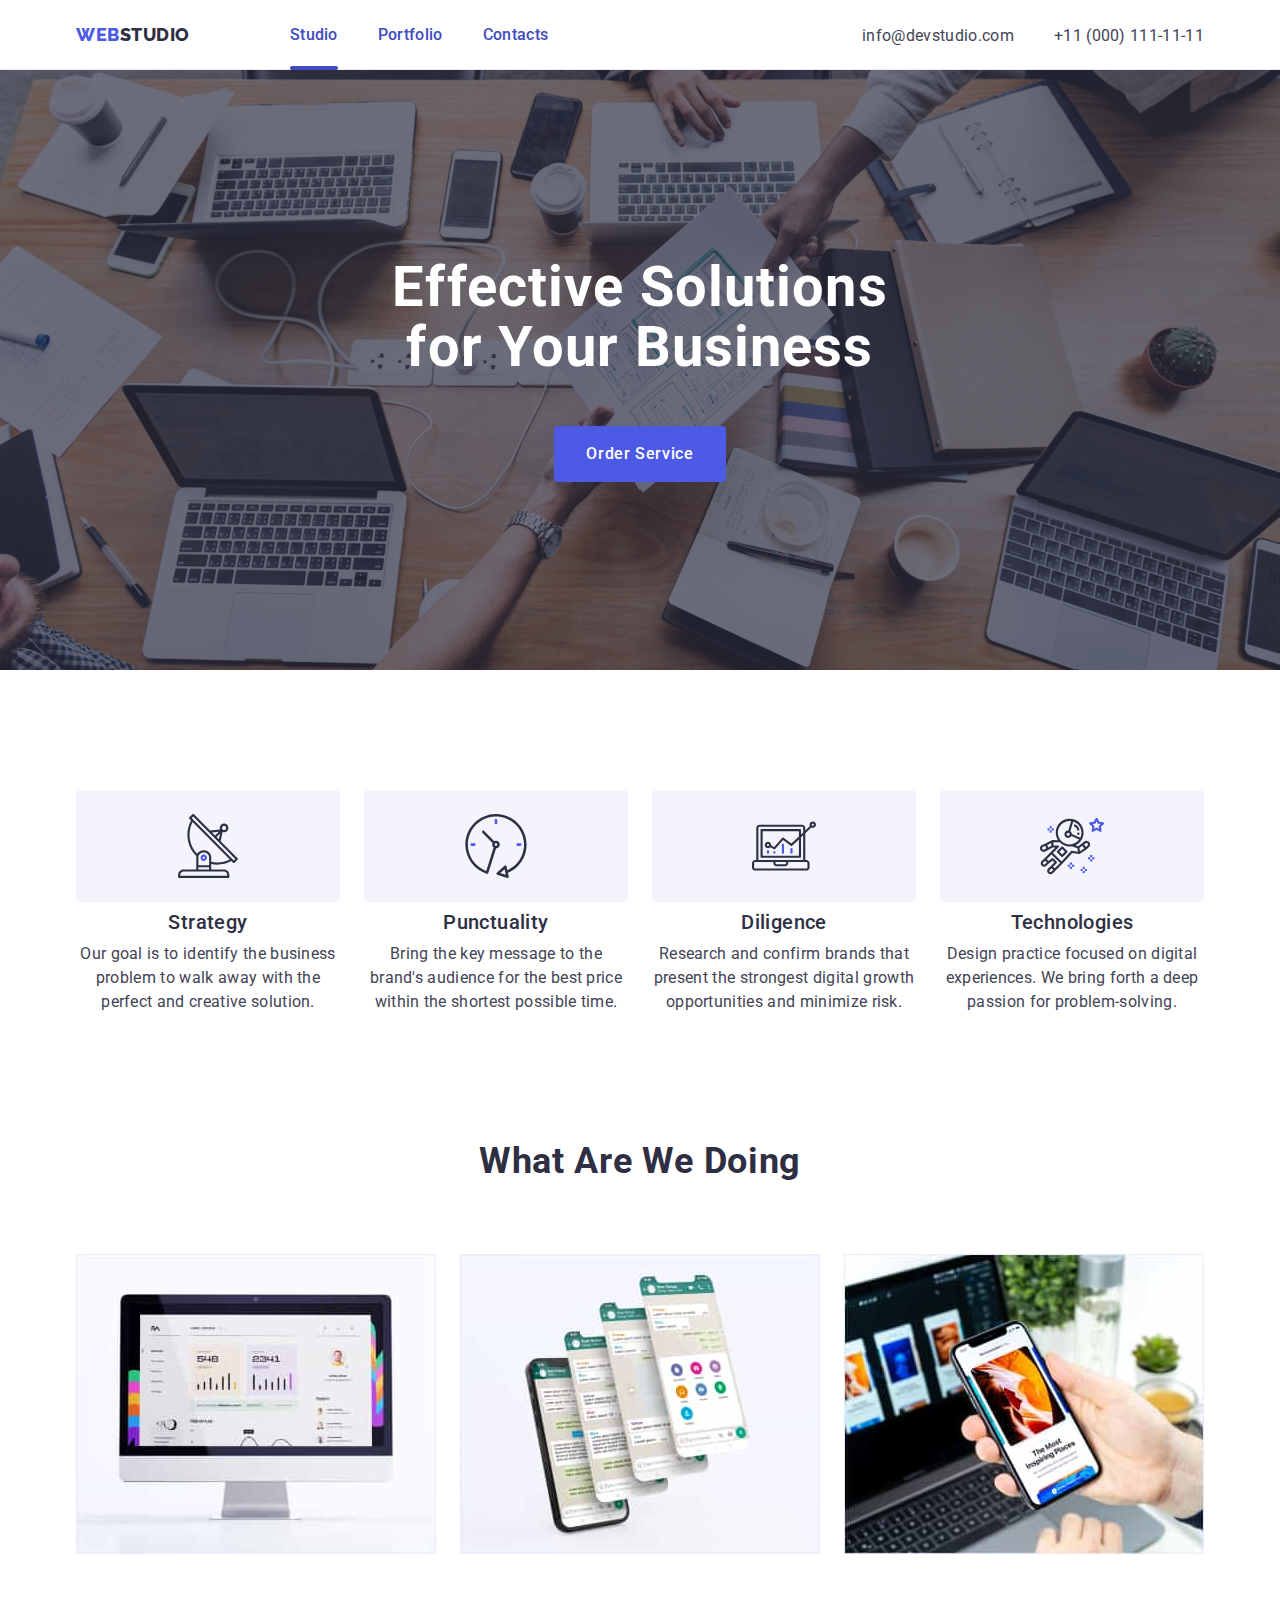
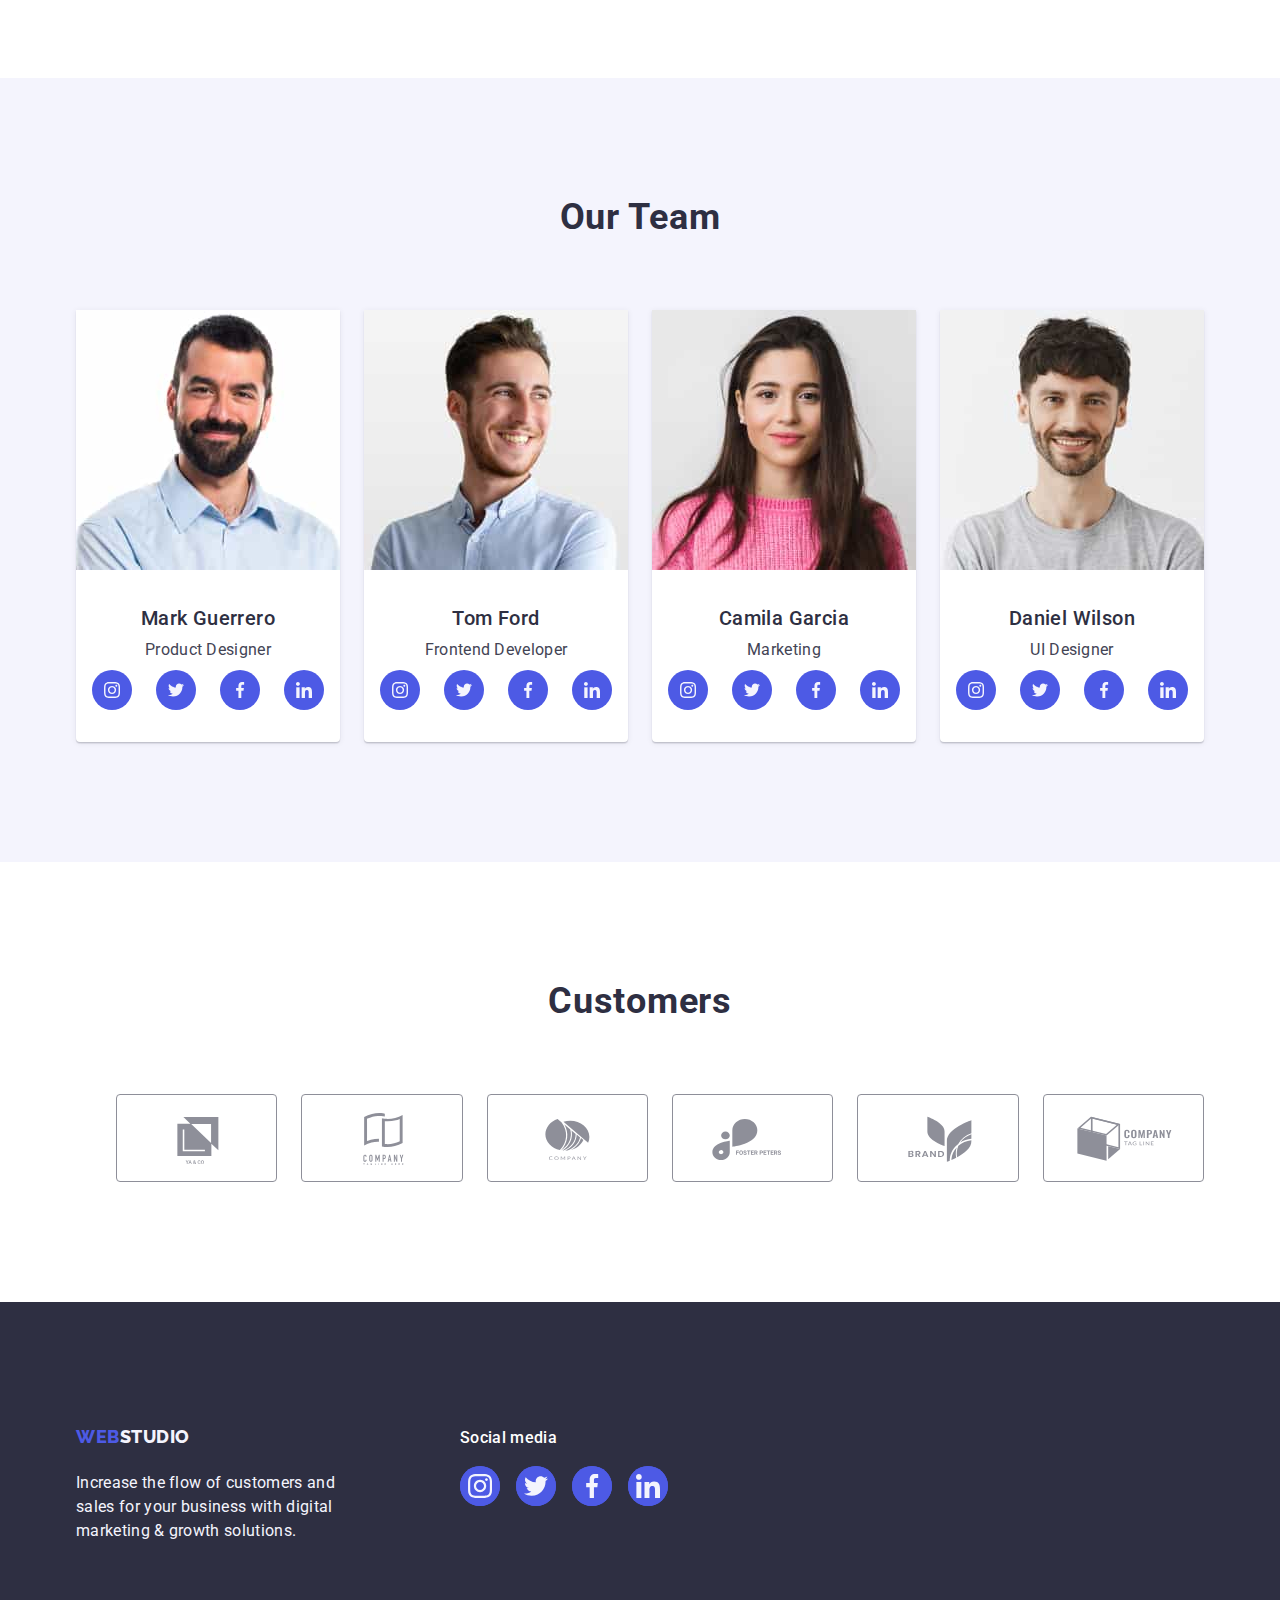
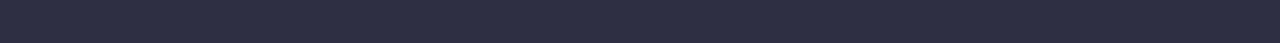
<file: index.html>
<!DOCTYPE html>
<html lang="en">
  <head>
    <meta charset="UTF-8" />
    <meta name="viewport" content="width=device-width, initial-scale=1.0" />
    <link
      rel="stylesheet"
      href="https://cdnjs.cloudflare.com/ajax/libs/modern-normalize/2.0.0/modern-normalize.min.css"
      integrity="sha512-4xo8blKMVCiXpTaLzQSLSw3KFOVPWhm/TRtuPVc4WG6kUgjH6J03IBuG7JZPkcWMxJ5huwaBpOpnwYElP/m6wg=="
      crossorigin="anonymous"
      referrerpolicy="no-referrer"
    />
    <link rel="preconnect" href="https://fonts.googleapis.com" />
    <link rel="preconnect" href="https://fonts.gstatic.com" crossorigin />
    <link
      href="https://fonts.googleapis.com/css2?family=Raleway:wght@800&family=Roboto:wght@400;500&display=swap"
      rel="stylesheet"
    />
    <link rel="stylesheet" href="./css/styles.css" />
    <title>WebStudio</title>
  </head>

  <body>
    <!-- Header - Menu Nav-->
    <header class="header">
      <div class="nav-flex container">
        <nav class="list nav-header">
          <a href="" class="logo-first-colour link"
            >Web<span class="logo-second-colour-header">Studio</span>
          </a>
          <ul class="list menu-nav">
            <li>
              <a
                class="nav-header-ul link is-active"
                href="./index.html"
                >Studio</a
              >
            </li>
            <li>
              <a
                class="nav-header-ul link "
                href="./portfolio.html"
                >Portfolio</a
              >
            </li>
            <li>
              <a class="nav-header-ul link" href=""
                >Contacts</a
              >
            </li>
          </ul>
        </nav>
        <address class="address">
          <ul class="index-address-list">
            <li>
              <a class="contacts link" href="mailto:info@devstudio.com"
                >info@devstudio.com</a
              >
            </li>
            <li>
              <a class="contacts link" href="tel:+110001111111"
                >+11 (000) 111-11-11</a
              >
            </li>
          </ul>
        </address>
      </div>
    </header>

    <!--Main-->
    <main>
      <!-- Section 1. HERO. Blue sceen -->
      <section class="hero-section">
        <div class="container">
          <h1 class="hero-title">Effective Solutions for Your Business</h1>
          <button type="button" class="hero-button pointer" data-modal-open>
            Order Service
          </button>
        </div>
      </section>

      <!-- Section 2. Our strenghts -->
      <section class="our-strenghts-section">
        <div class="container">
          <h2 class="visually-hidden">
            What are we doing (Title not shown on final website)
          </h2>
          <ul class="list">
            <li class="section-two-list">
              <div class="our-strenghts-icons">
                <svg width="64" height="64">
                  <use href="./images/icons.svg#antenna" />
                </svg>
              </div>
              <h3 class="images-title-index">Strategy</h3>
              <p class="images-text-index">
                Our goal is to identify the business problem to walk away with
                the perfect and creative solution.
              </p>
            </li>
            <li class="section-two-list">
              <div class="our-strenghts-icons">
                <svg width="64" height="64">
                  <use href="./images/icons.svg#clock" />
                </svg>
              </div>
              <h3 class="images-title-index">Punctuality</h3>
              <p class="images-text-index">
                Bring the key message to the brand's audience for the best price
                within the shortest possible time.
              </p>
            </li>
            <li class="section-two-list">
              <div class="our-strenghts-icons">
                <svg width="64" height="64">
                  <use href="./images/icons.svg#diagram" />
                </svg>
              </div>
              <h3 class="images-title-index">Diligence</h3>
              <p class="images-text-index">
                Research and confirm brands that present the strongest digital
                growth opportunities and minimize risk.
              </p>
            </li>
            <li class="section-two-list">
              <div class="our-strenghts-icons">
                <svg width="64" height="64">
                  <use href="./images/icons.svg#astronaut" />
                </svg>
              </div>
              <h3 class="images-title-index">Technologies</h3>
              <p class="images-text-index">
                Design practice focused on digital experiences. We bring forth a
                deep passion for problem-solving.
              </p>
            </li>
          </ul>
        </div>
      </section>

      <!--Section 3. What are we doing -->
      <section class="section-three">
        <div class="container">
          <h2 class="section-titles-index">What are we doing</h2>
          <ul class="list section-three-pictures">
            <li class="section-three-list">
              <img
                src="./images/monitor.jpg"
                width="360"
                alt="Monitor"
                class="img"
              />
            </li>
            <li class="section-three-list">
              <img
                src="./images/phone-screens.jpg"
                width="360"
                alt="Phone screens"
                class="img"
              />
            </li>
            <li class="section-three-list">
              <img
                src="./images/phone-in-hand.jpg"
                width="360"
                alt="Computer & Phone in hand"
                class="img"
              />
            </li>
          </ul>
        </div>
      </section>

      <!-- Section 4. Our Team -->
      <section class="section-four-background" id="Contacts">
        <div class="container">
          <h2 class="section-titles-index">Our Team</h2>
          <ul class="list section-four-pictures">
            <li class="section-four-pictures-background">
              <img
                src="./images/mark-guerrero.jpg"
                alt="Mark Guerrero foto"
                class="img"
              />
              <div class="section-four-pictures-padding">
                <h3 class="images-title-index">Mark Guerrero</h3>
                <p class="images-text-index">Product Designer</p>
                <ul class="social-media-list">
                  <li class="social-media-list-item">
                    <a href="" class="social-media-icons">
                      <svg
                        width="16"
                        height="16"
                        class="social-media-icons-svg"
                      >
                        <use href="./images/icons.svg#instagram" />
                      </svg>
                    </a>
                  </li>
                  <li class="social-media-list-item">
                    <a href="" class="social-media-icons">
                      <svg
                        width="16"
                        height="16"
                        class="social-media-icons-svg"
                      >
                        <use href="./images/icons.svg#twitter" />
                      </svg>
                    </a>
                  </li>
                  <li class="social-media-list-item">
                    <a href="" class="social-media-icons">
                      <svg
                        width="16"
                        height="16"
                        class="social-media-icons-svg"
                      >
                        <use href="./images/icons.svg#facebook" />
                      </svg>
                    </a>
                  </li>
                  <li class="social-media-list-item">
                    <a href="" class="social-media-icons">
                      <svg
                        width="16"
                        height="16"
                        class="social-media-icons-svg"
                      >
                        <use href="./images/icons.svg#linkedin" />
                      </svg>
                    </a>
                  </li>
                </ul>
              </div>
            </li>
            <li class="section-four-pictures-background">
              <img
                src="./images/tom-ford.jpg"
                alt="Tom Ford foto"
                class="img"
              />
              <div class="section-four-pictures-padding">
                <h3 class="images-title-index">Tom Ford</h3>
                <p class="images-text-index">Frontend Developer</p>
                <ul class="social-media-list">
                  <li>
                    <a href="" class="social-media-icons">
                      <svg width="16" height="16">
                        <use href="./images/icons.svg#instagram" />
                      </svg>
                    </a>
                  </li>
                  <li>
                    <a href="" class="social-media-icons">
                      <svg width="16" height="16">
                        <use href="./images/icons.svg#twitter" />
                      </svg>
                    </a>
                  </li>
                  <li>
                    <a href="" class="social-media-icons">
                      <svg width="16" height="16">
                        <use href="./images/icons.svg#facebook" />
                      </svg>
                    </a>
                  </li>
                  <li>
                    <a href="" class="social-media-icons">
                      <svg width="16" height="16">
                        <use href="./images/icons.svg#linkedin" />
                      </svg>
                    </a>
                  </li>
                </ul>
              </div>
            </li>
            <li class="section-four-pictures-background">
              <img
                src="./images/camila-garcia.jpg"
                alt="Camila Garcia foto"
                class="img"
              />
              <div class="section-four-pictures-padding">
                <h3 class="images-title-index">Camila Garcia</h3>
                <p class="images-text-index">Marketing</p>
                <ul class="social-media-list">
                  <li>
                    <a href="" class="social-media-icons">
                      <svg width="16" height="16">
                        <use href="./images/icons.svg#instagram" />
                      </svg>
                    </a>
                  </li>
                  <li>
                    <a href="" class="social-media-icons">
                      <svg width="16" height="16">
                        <use href="./images/icons.svg#twitter" />
                      </svg>
                    </a>
                  </li>
                  <li>
                    <a href="" class="social-media-icons">
                      <svg width="16" height="16">
                        <use href="./images/icons.svg#facebook" />
                      </svg>
                    </a>
                  </li>
                  <li>
                    <a href="" class="social-media-icons">
                      <svg width="16" height="16">
                        <use href="./images/icons.svg#linkedin" />
                      </svg>
                    </a>
                  </li>
                </ul>
              </div>
            </li>
            <li class="section-four-pictures-background">
              <img
                src="./images/daniel-wilson.jpg"
                alt="Daniel Wilson foto"
                class="img"
              />
              <div class="section-four-pictures-padding">
                <h3 class="images-title-index">Daniel Wilson</h3>
                <p class="images-text-index">UI Designer</p>
                <ul class="social-media-list">
                  <li>
                    <a href="" class="social-media-icons">
                      <svg width="16" height="16">
                        <use href="./images/icons.svg#instagram" />
                      </svg>
                    </a>
                  </li>
                  <li>
                    <a href="" class="social-media-icons">
                      <svg width="16" height="16">
                        <use href="./images/icons.svg#twitter" />
                      </svg>
                    </a>
                  </li>
                  <li>
                    <a href="" class="social-media-icons">
                      <svg width="16" height="16">
                        <use href="./images/icons.svg#facebook" />
                      </svg>
                    </a>
                  </li>
                  <li>
                    <a href="" class="social-media-icons">
                      <svg width="16" height="16">
                        <use href="./images/icons.svg#linkedin" />
                      </svg>
                    </a>
                  </li>
                </ul>
              </div>
            </li>
          </ul>
        </div>
      </section>

      <!-- Section 5. Customers -->
      <section class="customer-section">
        <div class="container">
          <h2 class="customer-title">Customers</h2>
          <ul class="customer-list">
            <li class="customer-card">
              <a href="" class="customer-card-link">
                <svg width="104" height="56">
                  <use
                    class="customer-logo"
                    align-items="center"
                    href="./images/icons.svg#logo-client-one"
                  />
                </svg>
              </a>
            </li>
            <li class="customer-card">
              <a href="" class="customer-card-link">
                <svg class="customer-logo" width="104" height="56">
                  <use
                    align-items="center"
                    href="./images/icons.svg#logo-client-two"
                  />
                </svg>
              </a>
            </li>
            <li class="customer-card">
              <a href="" class="customer-card-link">
                <svg width="104" height="56" class="customer-logo">
                  <use
                    align-items="center"
                    href="./images/icons.svg#logo-client-three"
                  />
                </svg>
              </a>
            </li>
            <li class="customer-card">
              <a href="" class="customer-card-link">
                <svg width="104" height="56" class="customer-logo">
                  <use
                    align-items="center"
                    href="./images/icons.svg#logo-client-four"
                  />
                </svg>
              </a>
            </li>
            <li class="customer-card">
              <a href="" class="customer-card-link">
                <svg width="104" height="56" class="customer-logo">
                  <use
                    align-items="center"
                    href="./images/icons.svg#logo-client-five"
                  />
                </svg>
              </a>
            </li>
            <li class="customer-card">
              <a href="" class="customer-card-link">
                <svg width="104" height="56" class="customer-logo">
                  <use
                    align-items="center"
                    href="./images/icons.svg#logo-client-six"
                  />
                </svg>
              </a>
            </li>
          </ul>
        </div>
      </section>
    </main>
    <!--Footer-->
    <footer class="index-footer">
      <div class="footer-container">
        <div class="footer-logo-and-text">
          <a class="logo-first-colour link" href="./index.html"
            >Web<span class="logo-second-colour-footer">Studio</span></a
          >
          <p class="footer-text">
            Increase the flow of customers and sales for your business with
            digital marketing & growth solutions.
          </p>
        </div>
        <div>
          <p class="footer-social-media">Social media</p>
          <ul class="footer-social-media-list">
            <li class="social-media-icons">
              <a href="" class="footer-social-media-link">
                <svg width="24" height="24" class="social-media-icons-svg">
                  <use href="./images/icons.svg#instagram" />
                </svg>
              </a>
            </li>
            <li class="social-media-icons">
              <a href="" class="footer-social-media-link">
                <svg width="24" height="24" class="social-media-icons-svg">
                  <use href="./images/icons.svg#twitter" />
                </svg>
              </a>
            </li>
            <li class="social-media-icons">
              <a href="" class="footer-social-media-link">
                <svg width="24" height="24" class="social-media-icons-svg">
                  <use href="./images/icons.svg#facebook" />
                </svg>
              </a>
            </li>
            <li class="social-media-icons">
              <a href="" class="footer-social-media-link">
                <svg width="24" height="24" class="social-media-icons-svg">
                  <use href="./images/icons.svg#linkedin" />
                </svg>
              </a>
            </li>
          </ul>
        </div>
      </div>
    </footer>

    <!-- Modal window -->
    <div class="modal is-hidden" data-modal>
      <div class="modal-window" data-modal-open>
        <button type="button" class="modal-button" data-modal-close>
          <svg width="8" height="8" class="modal-button-close">
            <use href="./images/icons.svg#close-button" />
          </svg>
        </button>
      </div>
    </div>
    <script src="./modal.js"></script>
  </body>
</html>
</file>
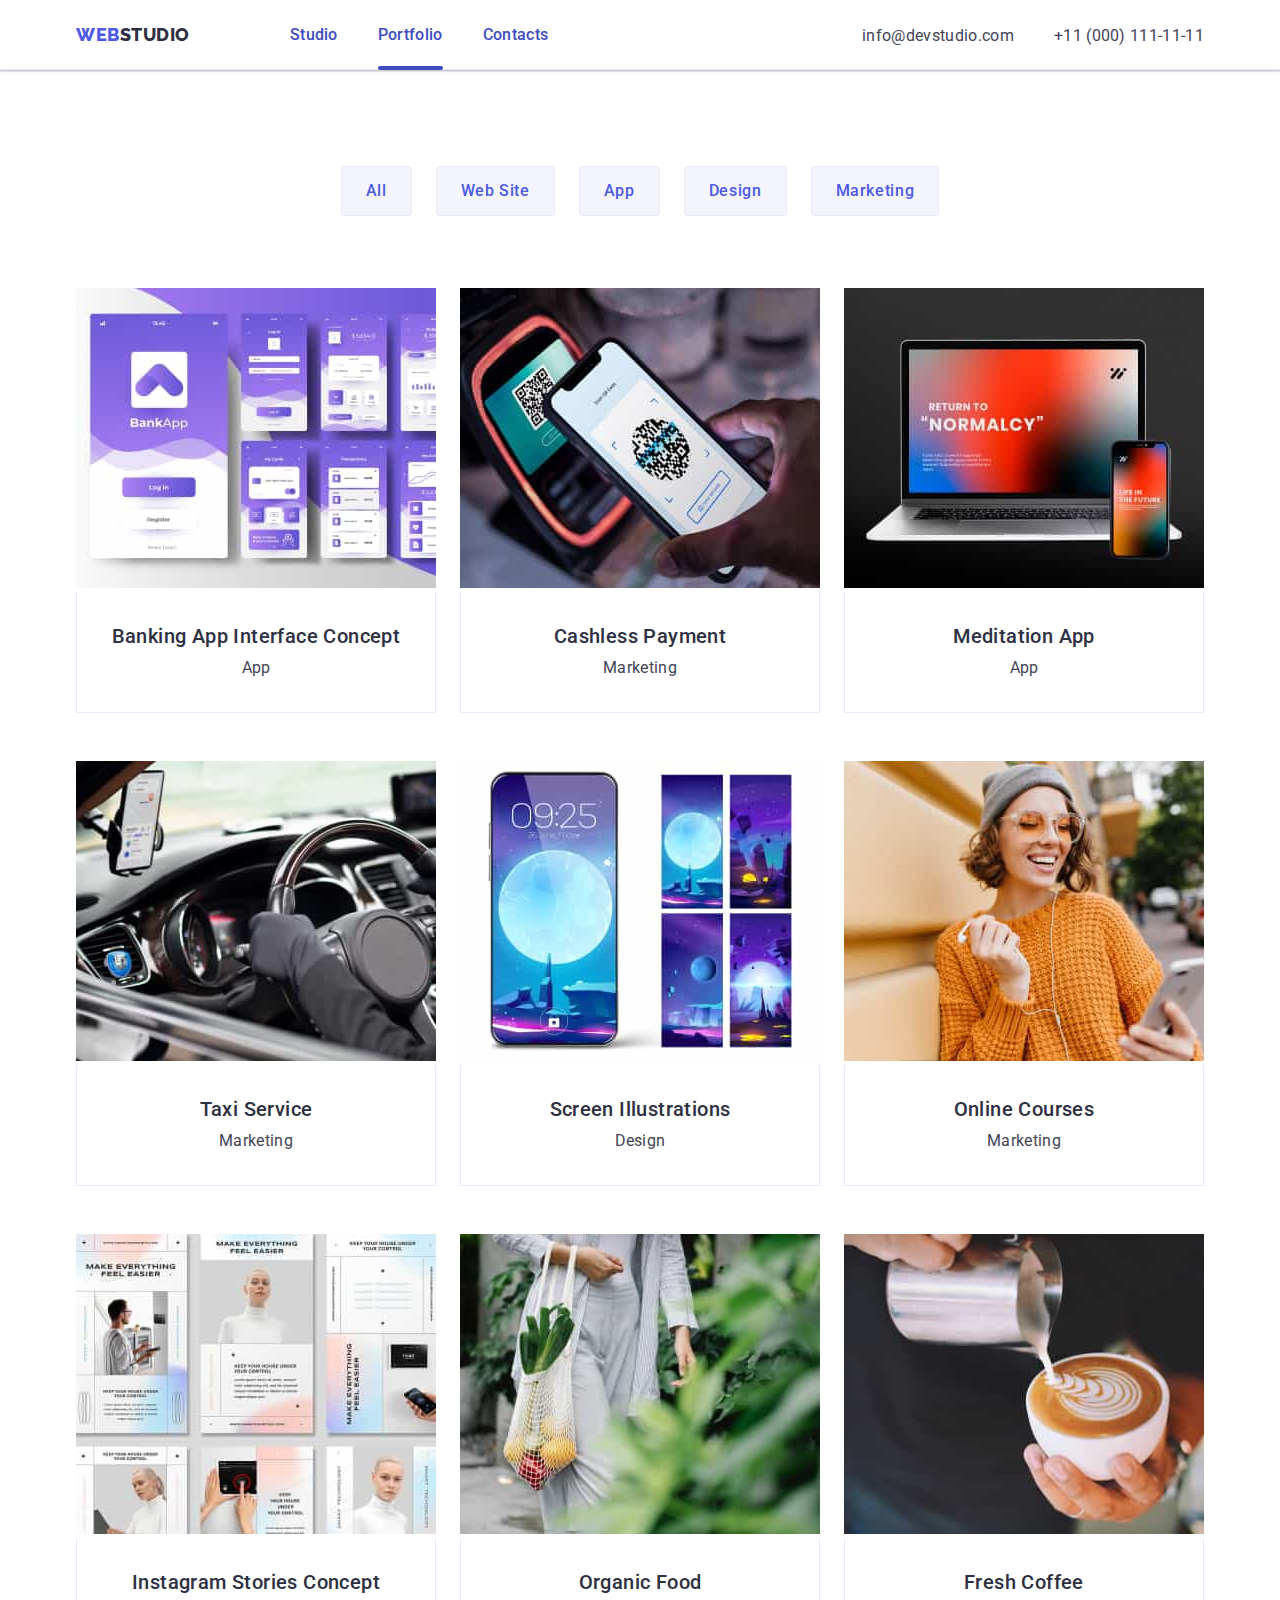
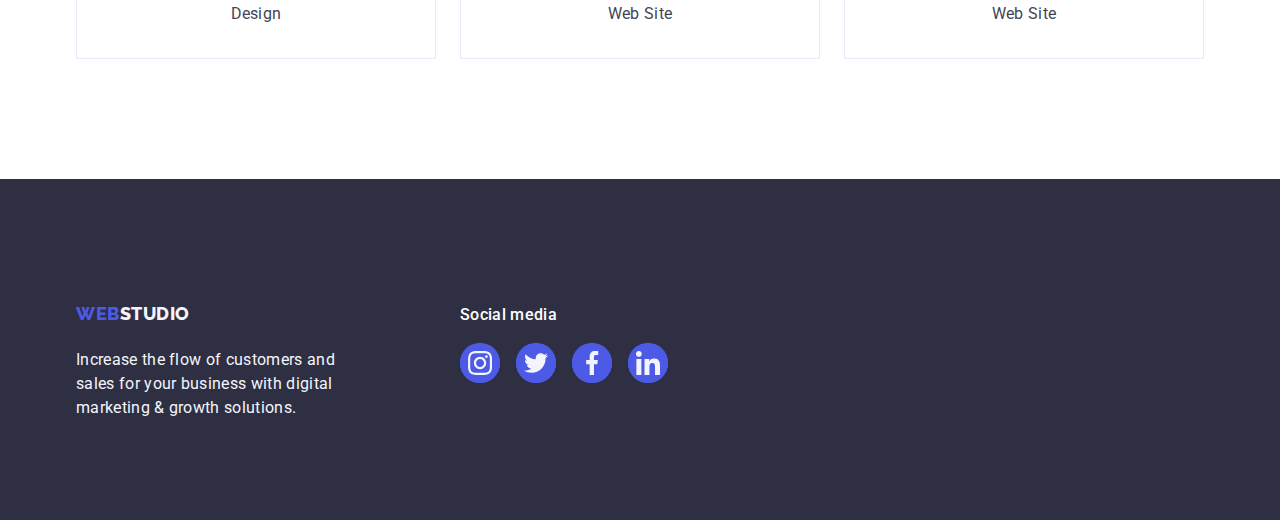
<file: portfolio.html>
<!DOCTYPE html>
<html lang="en">
  <head>
    <meta charset="UTF-8" />
    <meta name="viewport" content="width=device-width, initial-scale=1.0" />

    <link
      rel="stylesheet"
      href="https://cdnjs.cloudflare.com/ajax/libs/modern-normalize/2.0.0/modern-normalize.min.css"
      integrity="sha512-4xo8blKMVCiXpTaLzQSLSw3KFOVPWhm/TRtuPVc4WG6kUgjH6J03IBuG7JZPkcWMxJ5huwaBpOpnwYElP/m6wg=="
      crossorigin="anonymous"
      referrerpolicy="no-referrer"
    />

    <link rel="preconnect" href="https://fonts.googleapis.com" />
    <link rel="preconnect" href="https://fonts.gstatic.com" crossorigin />
    <link
      href="https://fonts.googleapis.com/css2?family=Raleway:wght@800&family=Roboto:wght@400;500&display=swap"
      rel="stylesheet"
    />
    <link rel="stylesheet" href="./css/styles.css" />
    <title>Portfolio</title>
  </head>

  <body>
    <!-- Header-->
    <header class="header">
      <div class="nav-flex container">
        <nav class="list nav-header">
          <a href="" class="logo-first-colour link"
            >Web<span class="logo-second-colour-header">Studio</span>
          </a>
          <ul class="list menu-nav">
            <li>
              <a class="nav-header-ul link" href="./index.html">Studio</a>
            </li>
            <li>
              <a  href="./portfolio.html" class="nav-header-ul link is-active"
                >Portfolio</a
              >
            </li>
            <li><a class="nav-header-ul link" href="">Contacts</a></li>
          </ul>
        </nav>
        <address class="address">
          <ul class="index-address-list">
            <li>
              <a class="contacts link" href="mailto:info@devstudio.com"
                >info@devstudio.com</a
              >
            </li>
            <li>
              <a class="contacts link" href="tel:+110001111111"
                >+11 (000) 111-11-11</a
              >
            </li>
          </ul>
        </address>
      </div>
    </header>

    <!-- Main-->
    <main>
      <section class="portfolio-section-main">
        <div class="container">
          <h1 class="visually-hidden">What we do</h1>
          <!-- Buttons Menu-->
          <ul class="portfolio-buttons-list">
            <li>
              <button type="button" class="buttons-nav buttons-text pointer">
                All
              </button>
            </li>
            <li>
              <button type="button" class="buttons-nav buttons-text pointer">
                Web Site
              </button>
            </li>
            <li>
              <button type="button" class="buttons-nav buttons-text pointer">
                App
              </button>
            </li>
            <li>
              <button type="button" class="buttons-nav buttons-text pointer">
                Design
              </button>
            </li>
            <li>
              <button type="button" class="buttons-nav buttons-text pointer">
                Marketing
              </button>
            </li>
          </ul>

          <!-- 1st Row of pictures on page-->
          <ul class="portfolio-images-list">
            <li class="portfolio-image">
              <a class="link portfolio-images-link" href="">
                <div class="box">
                  <img
                    width="360"
                    src="./images/banking-app-interface-concept.jpg"
                    alt="Banking App Interface Concep"
                  />
                    <p class="text-overlay">
                      14 Stylish and User-Friendly App Design Concepts · Task
                      Manager App · Calorie Tracker App · Exotic Fruit Ecommerce
                      App · Cloud Storage App
                    </p>
                </div>
                <div class="portfolio-image-container">
                  <h2 class="images-title-portfolio">
                    Banking App Interface Concept
                  </h2>
                  <p class="images-text">App</p>
                </div>
              </a>
            </li>

            <li class="portfolio-image">
              <a class="link portfolio-images-link" href="">
                <div class="box">
                  <img
                    width="360"
                    src="./images/cashless-payment.jpg"
                    alt="Cashless Payment"
                    class="img"
                  />
                    <p class="text-overlay">
                      14 Stylish and User-Friendly App Design Concepts · Task
                      Manager App · Calorie Tracker App · Exotic Fruit Ecommerce
                      App · Cloud Storage App
                    </p>
                </div>
                <div class="portfolio-image-container">
                  <h2 class="images-title-portfolio">Cashless Payment</h2>
                  <p class="images-text">Marketing</p>
                </div>
              </a>
            </li>

            <li class="portfolio-image">
              <a class="link portfolio-images-link" href="">
                <div class="box">
                  <img
                    width="360"
                    src="./images/meditaion-app.jpg"
                    alt="Meditation App"
                    class="img"
                  />
                    <p class="text-overlay">
                      14 Stylish and User-Friendly App Design Concepts · Task
                      Manager App · Calorie Tracker App · Exotic Fruit Ecommerce
                      App · Cloud Storage App
                    </p>
                </div>
                <div class="portfolio-image-container">
                  <h2 class="images-title-portfolio">Meditation App</h2>
                  <p class="images-text">App</p>
                </div>
              </a>
            </li>

            <!-- 2nd Row of pictures on page-->

            <li class="portfolio-image">
              <a class="link portfolio-images-link" href="">
                <div class="box">
                  <img
                    width="360"
                    src="./images/taxi-service.jpg"
                    alt="Taxi Service"
                    class="img"
                  />
                    <p class="text-overlay">
                      14 Stylish and User-Friendly App Design Concepts · Task
                      Manager App · Calorie Tracker App · Exotic Fruit Ecommerce
                      App · Cloud Storage App
                    </p>
                </div>
                <div class="portfolio-image-container">
                  <h2 class="images-title-portfolio">Taxi Service</h2>
                  <p class="images-text">Marketing</p>
                </div>
              </a>
            </li>

            <li class="portfolio-image">
              <a class="link portfolio-images-link" href="">
                <div class="box">
                  <img
                    width="360"
                    src="./images/screen-illustrations.jpg"
                    alt="Screen Illustrations"
                    class="img"
                  />
                    <p class="text-overlay">
                      14 Stylish and User-Friendly App Design Concepts · Task
                      Manager App · Calorie Tracker App · Exotic Fruit Ecommerce
                      App · Cloud Storage App
                    </p>
                </div>
                <div class="portfolio-image-container">
                  <h2 class="images-title-portfolio">Screen Illustrations</h2>
                  <p class="images-text">Design</p>
                </div>
              </a>
            </li>

            <li class="portfolio-image">
              <a class="link portfolio-images-link" href="">
                <div class="box">
                  <img
                    width="360"
                    src="./images/online-courses.jpg"
                    alt="Online Courses"
                    class="img"
                  />
                    <p class="text-overlay">
                      14 Stylish and User-Friendly App Design Concepts · Task
                      Manager App · Calorie Tracker App · Exotic Fruit Ecommerce
                      App · Cloud Storage App
                    </p>
                </div>
                <div class="portfolio-image-container">
                  <h2 class="images-title-portfolio">Online Courses</h2>
                  <p class="images-text">Marketing</p>
                </div>
              </a>
            </li>

            <!-- 3rd Row of pictures on page-->
            <li class="portfolio-image">
              <a class="link portfolio-images-link" href="">
                <div class="box">
                  <img
                    width="360"
                    src="./images/instagram-stories-concept.jpg"
                    alt="Instagram Stories Concept"
                    class="img"
                  />
                    <p class="text-overlay">
                      14 Stylish and User-Friendly App Design Concepts · Task
                      Manager App · Calorie Tracker App · Exotic Fruit Ecommerce
                      App · Cloud Storage App
                    </p>
                </div>
                <div class="portfolio-image-container">
                  <h2 class="images-title-portfolio">
                    Instagram Stories Concept
                  </h2>
                  <p class="images-text">Design</p>
                </div>
              </a>
            </li>

            <li class="portfolio-image">
              <a class="link portfolio-images-link" href="">
                <div class="box">
                  <img
                    width="360"
                    src="./images/organic-food.jpg"
                    alt="Organic Food"
                    class="img"
                  />
                    <p class="text-overlay">
                      14 Stylish and User-Friendly App Design Concepts · Task
                      Manager App · Calorie Tracker App · Exotic Fruit Ecommerce
                      App · Cloud Storage App
                    </p>
                </div>
                <div class="portfolio-image-container">
                  <h2 class="images-title-portfolio">Organic Food</h2>
                  <p class="images-text">Web Site</p>
                </div>
              </a>
            </li>

            <li class="portfolio-image">
              <a class="link portfolio-images-link" href="">
                <div class="box">
                  <img
                    width="360"
                    src="./images/fresh-coffee.jpg"
                    alt="Fresh Coffee"
                    class="img"
                  />
                    <p class="text-overlay">
                      14 Stylish and User-Friendly App Design Concepts · Task
                      Manager App · Calorie Tracker App · Exotic Fruit Ecommerce
                      App · Cloud Storage App
                    </p>
                </div>
                <div class="portfolio-image-container">
                  <h2 class="images-title-portfolio">Fresh Coffee</h2>
                  <p class="images-text">Web Site</p>
                </div>
              </a>
            </li>
          </ul>
        </div>
      </section>
    </main>

    <!--Footer Portfolio-->
    <footer class="index-footer">
      <div class="footer-container">
        <div class="footer-logo-and-text">
          <a class="logo-first-colour link" href="./index.html"
            >Web<span class="logo-second-colour-footer">Studio</span></a
          >
          <p class="footer-text">
            Increase the flow of customers and sales for your business with
            digital marketing & growth solutions.
          </p>
        </div>
        <div>
          <p class="footer-social-media">Social media</p>
          <ul class="footer-social-media-list">
            <li class="social-media-icons">
              <a href="" class="footer-social-media-link">
                <svg width="24" height="24" class="social-media-icons-svg">
                  <use href="./images/icons.svg#instagram" />
                </svg>
              </a>
            </li>
            <li class="social-media-icons">
              <a href="" class="footer-social-media-link">
                <svg width="24" height="24" class="social-media-icons-svg">
                  <use href="./images/icons.svg#twitter" />
                </svg>
              </a>
            </li>
            <li class="social-media-icons">
              <a href="" class="footer-social-media-link">
                <svg width="24" height="24" class="social-media-icons-svg">
                  <use href="./images/icons.svg#facebook" />
                </svg>
              </a>
            </li>
            <li class="social-media-icons">
              <a href="" class="footer-social-media-link">
                <svg width="24" height="24" class="social-media-icons-svg">
                  <use href="./images/icons.svg#linkedin" />
                </svg>
              </a>
            </li>
          </ul>
        </div>
      </div>
    </footer>
  </body>
</html>
</file>
<file: css/styles.css>
:root {
  --logo-blue-color: #4d5ae5;
  --logo-buttons-sectionfour-index-background-color: #f4f4fd;
  --text-site-colour: #2e2f42;
  --logo-titles-color: #2e2f42;
  --background-page-color: #ffffff;
  --address-text-color: #434455;
  --header-buttom-border: #e7e9fc;
  --customer-color: #8e8f99;
  --NAVY-BLUE-modal: #2e2f4266;
}
/*settings for all elements*/

*,
*::before,
*::after {
  box-sizing: border-box;
}

* {
  margin: 0;
}

body {
  font-family: "Roboto", sans-serif;
  color: var(--address-text-color);
  background-color: var(--background-page-color);
}

/* CLASSES*/
/*Settings for Header */

.modal {
  width: 100%;
  height: 100%;
  background-color: rgba(46, 47, 66, 0.4);
  position: fixed;
  top: 0;
  left: 0;
  transition: opacity 250ms cubic-bezier(0.4, 0, 0.2, 1),
    visibility 250ms cubic-bezier(0.4, 0, 0.2, 1);
}

.is-hidden {
  visibility: hidden;
  opacity: 0;
  pointer-events: none;
}

.modal-window {
  position: absolute;
  top: 50%;
  left: 50%;
  transform: translate(-50%, -50%) scale(1);
  width: 408px;
  min-height: 584px;
  background: #fcfcfc;
  box-shadow: 0px 1px 1px rgba(0, 0, 0, 0, 0.14), 0px 1px 3px rgba(0, 0, 0, 0, 0.12), 0px 2px 1px rgba(0, 0, 0, 0, 0.2);
  z-index: 10;
  border-radius: 4px;
  transition: transform 250ms cubic-bezier(0.4, 0, 0.2, 1);
}

.modal-button {
  position: absolute;
  top: 24px;
  right: 24px;
  width: 24px;
  height: 24px;
  border-radius: 50%;
  display: flex;
  align-items: center;
  justify-content: center;
  background-color: #e7e9fc;
  margin: 1px solid rgba(0, 0, 0, 0, 0.1);
  padding: 0;
  cursor: pointer;
  transition: background-colour 250ms cubic-bezier(0.4, 0, 0.2, 1),
    border 250ms cubic-bezier(0.4, 0, 0.2, 1);
}

.modal-button:hover {
  border: none;
  background-color: #404bbf;
}

.modal-button:focus {
  border: none;
  background-color: #404bbf;
}

.modal-button-close {
  transition: fill 250ms cubic-bezier(0.4, 0, 0.2, 1);
}

.modal-button:hover {
  fill: #ffffff;
}

.modal-button:focus {
  fill: #ffffff;
}

.list {
  list-style: none;
  display: flex;
  gap: 24px;
  padding: 0;
}

.link {
  text-decoration: none;
}

.link:hover {
  color: #404bbf;
}
.link:focus {
  color: #404bbf;
}

.address {
  font-style: normal;
  display: flex;
}

.nav-flex {
  display: flex;
  align-items: center;
  justify-content: space-between;
  gap: 40px;
}

.menu-nav {
  display: flex;
  gap: 40px;
}

.index-address-list {
  list-style: none;
  display: flex;
  gap: 40px;
}
.hero-section {
  background-image: linear-gradient(
      rgba(46, 47, 66, 0.7),
      rgba(46, 47, 66, 0.7)
    ),
    url(../images/hero-background.jpeg);
  background-color: #2e2f42;
  background-repeat: no-repeat;
  background-size: cover;
  background-position: center;
  max-width: 1440px;
  height: 600px;
  padding: 188px 0;
  margin: auto;
  text-align: center;
}

.hero-title {
  font-size: 56px;
  line-height: 1.07;
  text-align: center;
  letter-spacing: 1.12px;
  color: var(--background-page-color);
  max-width: 496px;
  margin: 0 auto;
  margin-bottom: 48px;
}

.hero-button {
  background-color: var(--logo-blue-color);
  padding: 16px 32px;
  font-weight: 500;
  font-size: 16px;
  line-height: 1.5;
  letter-spacing: 0.04em;
  color: var(--background-page-color);
  font-family: "Roboto", sans-serif;
  align-items: flex-start;
  gap: 10px;
  display: block;
  min-width: 169px;
  height: 56px;
  border: none;
  border-radius: 4px;
  margin: 0 auto;
  text-align: center;
  transition: background-color 250ms cubic-bezier(0.4, 0, 0.2, 1);
}

.hero-button:hover,
.hero-button:focus {
  background-color: #404bbf;
  border: 1px solid transparent;
  border-radius: 4px;
}

/*.logo-first-color*/
.logo-first-colour {
  font-weight: 800;
  font-size: 18px;
  line-height: 1.17;
  letter-spacing: 0.54px;
  color: var(--logo-blue-color);
  font-family: "Raleway", sans-serif;
  text-transform: uppercase;
  display: inline-block;
  padding: 24px 0;
  transition: background-color 250ms cubic-bezier(0.4, 0, 0.2, 1);
}

.logo-second-colour-header {
  color: var(--logo-titles-color);
  font-size: 18px;
  font-style: "Raleway", sans-serif;
  line-height: 1.17;
  letter-spacing: 0.54px;
  text-transform: uppercase;
  font-weight: 800px;
  font-family: "Raleway", sans-serif;
  padding: 24px 0;
  margin-right: 76px;
}

.logo-second-colour-footer {
  color: var(--logo-buttons-sectionfour-index-background-color);
  font-size: 18px;
  font-style: "Raleway", sans-serif;
  line-height: 1.17;
  letter-spacing: 0.54px;
  text-transform: uppercase;
  font-weight: 800px;
}

.our-strenghts-section {
  display: flex;
  flex-direction: column;
  justify-content: space-around;
  align-items: center;
  max-width: 1440px;
  height: 3200;
  gap: 24px;
  padding: 120px 0;
  margin: auto;
  text-align: center;
}

.our-strenghts-icons {
  display: flex;
  align-items: center;
  justify-content: center;
  width: 264px;
  height: 112px;
  background-color: var(--logo-buttons-sectionfour-index-background-color);
  border-radius: 4px;
  margin-bottom: 8px;
}
.section-two-list {
  width: 100%;
  min-width: 264px;
  gap: 24px;
}

.section-three {
  padding-bottom: 120px;
}
.section-three-pictures {
  display: flex;
  gap: 24px;
}

.section-three-list {
  width: calc((100%-48px) / 3);
}

.section-four-pictures {
  display: flex;
  justify-content: center;
  gap: 24px;
  fill: var(--logo-buttons-sectionfour-index-background-color);
}

.social-media-list {
  list-style: none;
  display: flex;
  gap: 24px;
  text-align: center;
  justify-content: center;
  padding: 0px;
}
.social-media-list-item {
  width: 40px;
  height: 40px;
}
.social-media-icons {
  flex-shrink: 0;
  background-color: var(--logo-blue-color);
  border-radius: 50%;
  display: flex;
  justify-content: center;
  align-items: center;
  cursor: pointer;
  width: 40px;
  height: 40px;
  transition: background-color 250ms cubic-bezier(0.4, 0, 0.2, 1);
}

.social-media-icons:hover,
.social-media-icons:focus {
  background-color: #404bbf;
}

.social-media-icons-svg {
  fill: var(--logo-buttons-sectionfour-index-background-color);
}
/*Classes common to ALL the pages*/

.images-text {
  color: var(--address-text-color);
  font-size: 16px;
  font-style: normal;
  font-weight: 400;
  line-height: 1.5;
  letter-spacing: 0.32px;
  display: flex;
  justify-content: center;
}

.header {
  border-bottom: 1px solid #e7e9fc;
  box-shadow: 0px 2px 1px rgba(46, 47, 66, 0.08),
    0px 1px 1px rgba(46, 47, 66, 0.16), 0px 1px 6px rgba(46, 47, 66, 0.08);
}

.container {
  width: 1158px;
  margin: 0 auto;
  padding-left: 15px;
  padding-right: 15px;
  align-items: baseline;
}

.nav-header {
  display: flex;
  align-items: center;
}

.nav-header-ul {
  font-weight: 500;
  font-size: 16px;
  line-height: 1.5;
  letter-spacing: 0.32px;
  color: var(--logo-titles-color);
  text-decoration: none;
  padding: 24px 0;
  position: relative;
  color: #404bbf;
  transition: color 250ms cubic-bezier(0.4, 0, 0.2, 1);
  
}

.is-active::after {
  content: "";
  width: 100%;
  position: absolute;
  left: 0;
  height: 4px;
  background-color: #404bbf;
  border-radius: 2px;
display: block;
  bottom: -2px;
}

.nav-header:hover {
  color: #404bbf;
}
.nav-header:focus {
  color: #404bbf;
}

/* Classes for Body */

.contacts {
  color: var(--address-text-color);
  font-size: 16px;
  font-style: normal;
  line-height: 1.5;
  letter-spacing: 0.32px;
  transition: color 250ms cubic-bezier(0.4, 0, 0.2, 1);
}

/* Classes for INDEX page*/
.section-four-background {
  background-color: var(--logo-buttons-sectionfour-index-background-color);
  padding: 120px 0;
}

.section-four-pictures-background {
  background-color: #ffffffff;
  width: calc((100% - 72px) / 4);
  border-radius: 0px 0px 4px 4px;
  box-shadow: 0px 2px 1px 0px rgba(46, 47, 66, 0.08),
    0px 1px 1px 0px rgba(46, 47, 66, 0.16),
    0px 1px 6px 0px rgba(46, 47, 66, 0.08);
}

.section-four-pictures-padding {
  padding: 32px 0;
}

.images-title-index {
  font-weight: 500;
  font-size: 20px;
  line-height: 1.2;
  letter-spacing: 0.4px;
  color: var(--logo-titles-color);
  font-style: normal;
  background-color: #ffffffff;
  margin-bottom: 8px;
  text-align: center;
}

.images-text-index {
  text-align: center;
  font-size: 16px;
  font-style: normal;
  font-weight: 400;
  line-height: 1.5;
  letter-spacing: 0.32px;
  color: var(--address-text-color);
  margin-bottom: 8px;
}

.section-titles-index {
  font-size: 36px;
  line-height: 1.11;
  text-align: center;
  letter-spacing: 0.72px;
  text-transform: capitalize;
  color: var(--logo-titles-color);
  margin-bottom: 72px;
}

.footer-logo-and-text {
  margin-right: 120px;
}

.footer-social-media {
  color: var(--background-page-color);
  font-size: 16px;
  font-style: normal;
  font-weight: 500;
  line-height: 1.5;
  letter-spacing: 0.32px;
  margin-bottom: 16px;
}

.footer-social-media-list {
  gap: 16px;
  display: flex;
  list-style: none;
  padding: 0;
}

.footer-social-media-link {
  width: 100%;
  height: 100%;
  background-color: var(--logo-blue-color);
  border-radius: 50%;
  display: flex;
  align-items: center;
  justify-content: center;
  transition: background-color 250ms cubic-bezier(0.4, 0, 0.2, 1);
}

.footer-social-media-link:hover,
.footer-social-media-link:focus {
  background-color: #31d0aa;
}

.footer-container {
  width: 1158px;
  margin: 0 auto;
  padding-left: 15px;
  padding-right: 15px;
  align-items: baseline;
  display: flex;
}
/* Classes for PORTFOLIO Page */
.portfolio-header {
  display: flex;
}

.box {
  position: relative;
  overflow: hidden;
  transition: color 250ms cubic-bezier(0.4, 0, 0.2, 1),
    background-color 250ms cubic-bezier(0.4, 0, 0.2, 1),
    border-color 250ms cubic-bezier(0.4, 0, 0.2, 1),
    box-shadow 250ms cubic-bezier(0.4, 0, 0.2, 1);
}

.text-overlay {
  color: var(--logo-buttons-sectionfour-index-background-color);
  width: 100%;
  position: absolute;
  top: 0;
  left: 0;
  height: 100%;
  line-height: 1.5;
  letter-spacing: 0.02em;
  padding: 40px 32px;
  background-color: #4d5ae5;
  opacity: 0.9;
transform: translateY(100%);
transition: transform 250ms cubic-bezier(0.4, 0,0.2, 1);
}

.box:hover .text-overlay {
  transform: translateY(0%);
  transition: transform 250ms ease;
}

.box:focus .text-overlay {
  transform: translateY(0%);
  transition: transform 250ms ease;
}

.images-title-portfolio {
  font-weight: 500;
  font-size: 20px;
  line-height: 1.2;
  letter-spacing: 0.4px;
  color: var(--logo-titles-color);
  text-align: center;
  font-style: normal;
  margin-bottom: 8px;
}

.footer-text {
  color: #f4f4fd;
  font-size: 16px;
  font-style: normal;
  font-weight: 400;
  line-height: 1.5;
  letter-spacing: 0.32px;
  max-width: 264px;
}
.index-footer {
  padding: 100px 0;
  background-color: #2e2f42;
  padding: 100px 0;
}
.portfolio-footer {
  background-color: var(--logo-titles-color);
  padding: 100px 0;
  display: flex;
}

.portfolio-section-main {
  padding: 96px 0 120px 0;
}

.portfolio-buttons-list {
  display: flex;
  justify-content: center;
  gap: 24px;
  margin-bottom: 72px;
  list-style: none;
  padding: 0;
}

.buttons-nav {
  border-radius: 4px;
  transition: color 250ms cubic-bezier(0.4, 0, 0.2, 1),
    background-color 250ms cubic-bezier(0.4, 0, 0.2, 1),
    border-color 250ms cubic-bezier(0.4, 0, 0.2, 1),
    box-shadow 250ms cubic-bezier(0.4, 0, 0.2, 1);
}

.buttons-nav:hover {
  background-color: #404bbf;
  border: none;
  color: #ffffffff;
  border: 1px solid transparent;
  box-shadow: 0px 2px 2px 0px rgba(0, 0, 0, 0.12),
    0px 2px 1px 0px rgba(0, 0, 0, 0.08), 0px 3px 1px 0px rgba(0, 0, 0, 0.1);
}

.buttons-nav:focus {
  background-color: #404bbf;
  border: none;
  color: #ffffffff;
  border: 1px solid transparent;
  box-shadow: 0px 2px 2px 0px rgba(0, 0, 0, 0.12),
    0px 2px 1px 0px rgba(0, 0, 0, 0.08), 0px 3px 1px 0px rgba(0, 0, 0, 0.1);
}
.pointer {
  cursor: pointer;
}

.buttons-text {
  color: var(--logo-blue-color);
  border: none;
  font-weight: 500;
  font-size: 16px;
  line-height: 1.5;
  letter-spacing: 0.64px;
  font-family: "Roboto", sans-serif;
  background-color: var(--logo-buttons-sectionfour-index-background-color);
  padding: 12px 24px;
  border: 1px solid var(--header-buttom-border);
}

.portfolio-images-link {
  display: block;
  transition: box-shadow 250ms cubic-bezier(0.4, 0, 0.2, 1);
}

.portfolio-images-link:hover,
.portfolio-images-link:focus {
  box-shadow: 1px 6px rgba(46, 47, 66, 0.08), 0px 1px 1px rgba(46, 47, 66, 0.16),
    0px 2px 1px rgba(46, 47, 66, 0.08);
  transform: translateY(0%);
}

.portfolio-images-list {
  display: flex;
  flex-wrap: wrap;
  column-gap: 24px;
  row-gap: 48px;
  list-style: none;
  padding: 0;
}

.portfolio-image {
  flex-basis: calc(100%-48px) / 3;
}

.portfolio-image-container {
  padding: 32px 16px;
  border: 1px solid #e7e9fc;
  border-top: none;
}

.header-list {
  display: flex;
  gap: 40px;
}

.visually-hidden {
  position: absolute;
  width: 1px;
  height: 1px;
  margin: -1px;
  border: 0;
  padding: 0;
  white-space: nowrap;
  clip-path: inset(100%);
  clip: rect(0 0 0 0);
  overflow: hidden;
}

.customer-section {
  padding-top: 120px;
  padding-bottom: 120px;
}

.customer-title {
  color: var(--logo-titles-color);
  text-align: center;
  font-size: 36px;
  font-style: normal;
  font-weight: 700;
  line-height: 1.11;
  letter-spacing: 0.72px;
  text-transform: capitalize;
  margin-bottom: 72px;
}

.customer-list {
  display: flex;
  gap: 24px;
  list-style: none;
}

.customer-card {
  width: calc((100% - 120px) / 6);
  height: 88px;
}

.customer-card-link {
  width: 100%;
  height: 100%;
  border-radius: 4px;
  border: 1px solid var(--LIGHT-SLATE, #8e8f99);
  display: flex;
  align-items: center;
  justify-content: center;
  color: var(--customer-color);
  transition: border-color 250ms cubic-bezier(0.4, 0, 0.2, 1),
    color 250ms cubic-bezier(0.4, 0, 0.2, 1);
}
.customer-card-link:hover,
.customer-card-link:focus {
  border-color: #404bbf;
  color: #404bbf;
}

.customer-logo {
  width: 104px;
  height: 56px;
  fill: currentColor;
}

.customer-logo:hover,
.customer-logo:focus {
  fill: #404bbf;
}
</file>
